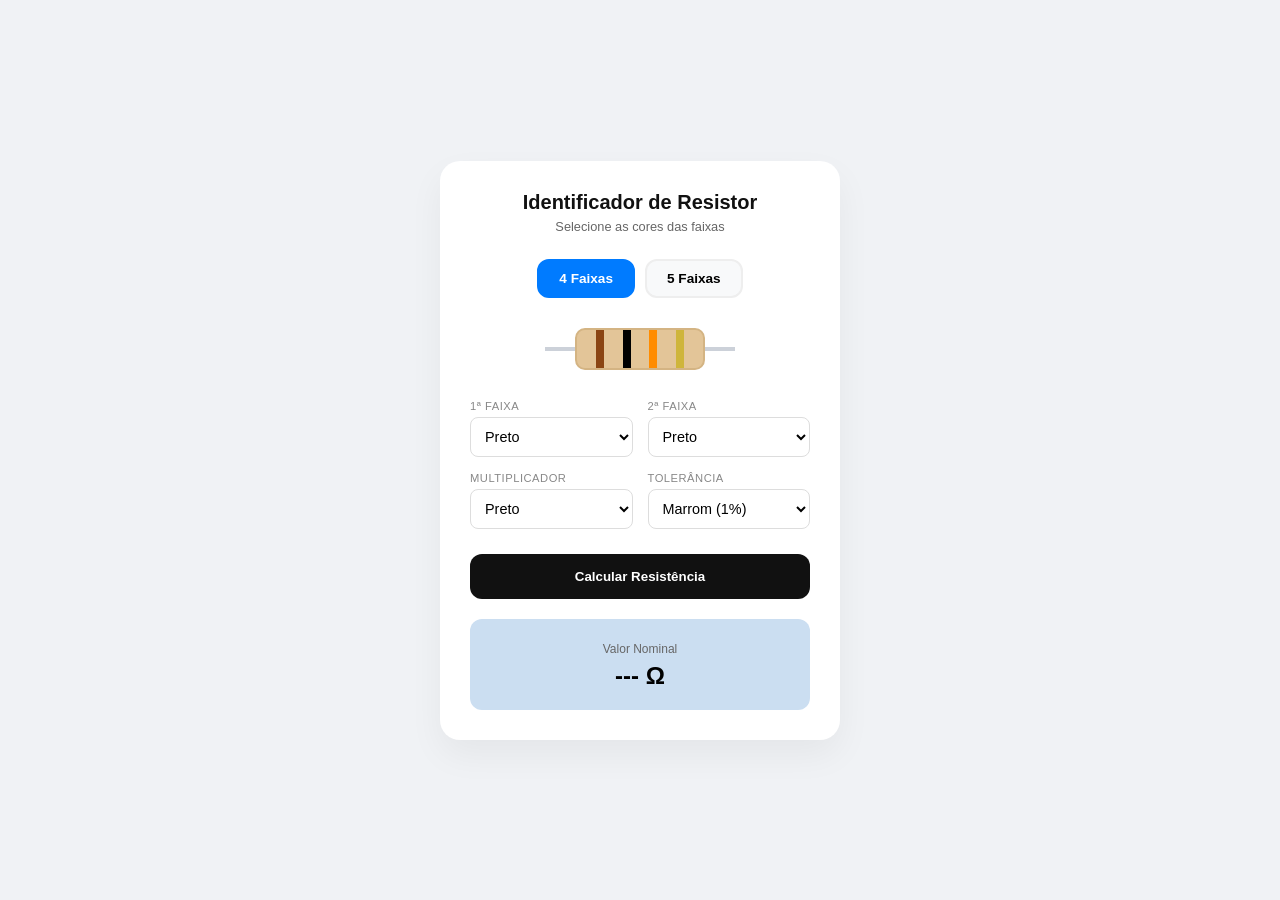
<file: codigo-resistor/index.html>
<!DOCTYPE html>
<html lang="pt-br">
<head>
    <meta charset="UTF-8">
    <meta name="viewport" content="width=device-width, initial-scale=1.0">
    <title>Calculador de Resistores</title>
    <link rel="stylesheet" href="style.css">
</head>
<body>

    <div class="container">
        <header>
            <h2>Identificador de Resistor</h2>
            <p>Selecione as cores das faixas</p>
        </header>

        <div class="type-selector">
            <input type="radio" id="f4" name="tipo" value="4" checked onclick="atualizarInterface(4)">
            <label for="f4">4 Faixas</label>
            
            <input type="radio" id="f5" name="tipo" value="5" onclick="atualizarInterface(5)">
            <label for="f5">5 Faixas</label>
        </div>

        <div class="resistor-preview">
            <div class="wire"></div>
            <div class="resistor-body">
                <div id="v-band1" class="band color-brown"></div>
                <div id="v-band2" class="band color-black"></div>
                <div id="v-band3" class="band color-red" style="display: none;"></div>
                <div id="v-band4" class="band color-orange"></div>
                <div id="v-band5" class="band color-gold"></div>
            </div>
            <div class="wire"></div>
        </div>

        <div class="selectors-grid">
            <div class="input-field">
                <label>1ª Faixa</label>
                <select id="sel-1">
                    <option value="Preto">Preto</option>
                    <option value="Marrom">Marrom</option>
                    <option value="Vermelho">Vermelho</option>
                    <option value="Laranja">Laranja</option>
                    <option value="Amarelo">Amarelo</option>
                    <option value="Verde">Verde</option>
                    <option value="Azul">Azul</option>
                    <option value="Violeta">Violeta</option>
                    <option value="Cinza">Cinza</option>
                    <option value="Branco">Branco</option>
                </select>
            </div>
            <div class="input-field">
                <label>2ª Faixa</label>
                <select id="sel-2">
                    <option value="Preto">Preto</option>
                    <option value="Marrom">Marrom</option>
                    <option value="Vermelho">Vermelho</option>
                    <option value="Laranja">Laranja</option>
                    <option value="Amarelo">Amarelo</option>
                    <option value="Verde">Verde</option>
                    <option value="Azul">Azul</option>
                    <option value="Violeta">Violeta</option>
                    <option value="Cinza">Cinza</option>
                    <option value="Branco">Branco</option>
                </select>
            </div>
            <div id="box-3" class="input-field" style="display: none;">
                <label>3ª Faixa</label>
                <select id="sel-3">
                    <option value="Preto">Preto</option>
                    <option value="Marrom">Marrom</option>
                    <option value="Vermelho">Vermelho</option>
                    <option value="Laranja">Laranja</option>
                    <option value="Amarelo">Amarelo</option>
                    <option value="Verde">Verde</option>
                    <option value="Azul">Azul</option>
                    <option value="Violeta">Violeta</option>
                    <option value="Cinza">Cinza</option>
                    <option value="Branco">Branco</option>
                </select>
            </div>
            <div class="input-field">
                <label>Multiplicador</label>
                <select id="sel-mult">
                    <option value="Preto">Preto</option>
                    <option value="Marrom">Marrom</option>
                    <option value="Vermelho">Vermelho</option>
                    <option value="Laranja">Laranja</option>
                    <option value="Amarelo">Amarelo</option>
                    <option value="Verde">Verde</option>
                    <option value="Azul">Azul</option>
                    <option value="Violeta">Violeta</option>
                    <option value="Cinza">Cinza</option>
                    <option value="Branco">Branco</option>
                    <option value="Dourado">Dourado</option>
                    <option value="Prata">Prata</option>
                </select>
            </div>
            <div class="input-field">
                <label>Tolerância</label>
                <select id="sel-tol">
                    <option value="Marrom">Marrom (1%)</option>
                    <option value="Vermelho">Vermelho (2%)</option>
                    <option value="Verde">Verde (0.5%)</option>
                    <option value="Azul">Azul (0.25%)</option>
                    <option value="Violeta">Violeta (0.1%)</option>
                    <option value="Cinza">Cinza (0.05%)</option>
                    <option value="Dourado">Dourado (5%)</option>
                    <option value="Prata">Prata (10%)</option>
                </select>
            </div>
        </div>

        <button class="btn-calc" id="btn-calcular">Calcular Resistência</button>

        <div class="display-screen">
            <div class="result-item">
                <small>Valor Nominal</small>
                <strong id="res-val">--- Ω</strong>
            </div>
        </div>
    </div>

    <script src="calculadoraDeResistor.js"></script>
    <script src="main.js"></script>
    <script>
        function atualizarInterface(n) {
            const b3Vis = document.getElementById('v-band3');
            const b3Sel = document.getElementById('box-3');
            const display = (n === 5) ? 'block' : 'none';
            
            b3Vis.style.display = display;
            b3Sel.style.display = display;
        }
    </script>
</body>
</html>
</file>
<file: codigo-resistor/style.css>
* { box-sizing: border-box; margin: 0; padding: 0; }

body {
    font-family: 'Inter', -apple-system, sans-serif;
    background: #f0f2f5;
    display: flex;
    justify-content: center;
    align-items: center;
    min-height: 100vh;
}

.container {
    background: #fff;
    width: 90%;
    max-width: 400px;
    padding: 30px;
    border-radius: 20px;
    box-shadow: 0 15px 35px rgba(0,0,0,0.05);
}

header { text-align: center; margin-bottom: 25px; }
header h2 { font-size: 1.25rem; color: #111; }
header p { font-size: 0.8rem; color: #666; margin-top: 5px; }

/* Seletores de Tipo */
.type-selector {
    display: flex;
    justify-content: center;
    gap: 10px;
    margin-bottom: 20px;
}

.type-selector label {
    padding: 10px 20px;
    background: #f8f9fa;
    border: 2px solid #eee;
    border-radius: 12px;
    cursor: pointer;
    font-size: 0.85rem;
    font-weight: 600;
}

.type-selector input:checked + label {
    background: #007bff;
    color: white;
    border-color: #007bff;
}

.type-selector input { display: none; }

/* Desenho do Resistor */
.resistor-preview {
    display: flex;
    align-items: center;
    justify-content: center;
    margin: 30px 0;
}

.resistor-body {
    width: 130px;
    height: 42px;
    background: #e3c598;
    border-radius: 10px;
    display: flex;
    justify-content: space-evenly;
    border: 2px solid #d4b483;
}

.wire { width: 30px; height: 4px; background: #ccd1d9; }
.band { width: 8px; height: 100%; }

/* Grid de Formulário */
.selectors-grid {
    display: grid;
    grid-template-columns: 1fr 1fr;
    gap: 15px;
}

.input-field label {
    font-size: 0.7rem;
    text-transform: uppercase;
    letter-spacing: 0.5px;
    color: #888;
    margin-bottom: 5px;
    display: block;
}

select {
    width: 100%;
    padding: 10px;
    border-radius: 8px;
    border: 1px solid #ddd;
    background-color: #fff;
    font-size: 0.9rem;
}

/* Botão e Resultado */
.btn-calc {
    width: 100%;
    margin-top: 25px;
    padding: 15px;
    background: #111;
    color: #fff;
    border: none;
    border-radius: 12px;
    font-weight: 700;
    cursor: pointer;
    transition: transform 0.1s;
}

.btn-calc:active { transform: scale(0.98); }

.display-screen {
    margin-top: 20px;
    background: #cbdef1;
    padding: 20px;
    border-radius: 12px;
    text-align: center;
}

.result-item small { color: #666; font-size: 0.75rem; }
.result-item strong { display: block; font-size: 1.5rem; color: #000; margin-top: 5px; }

/* Cores das Faixas */
.color-brown { background: #8b4513; }
.color-black { background: #000; }
.color-red   { background: #d00; }
.color-orange{ background: #ff8c00; }
.color-gold  { background: #cfb53b; }
</file>
